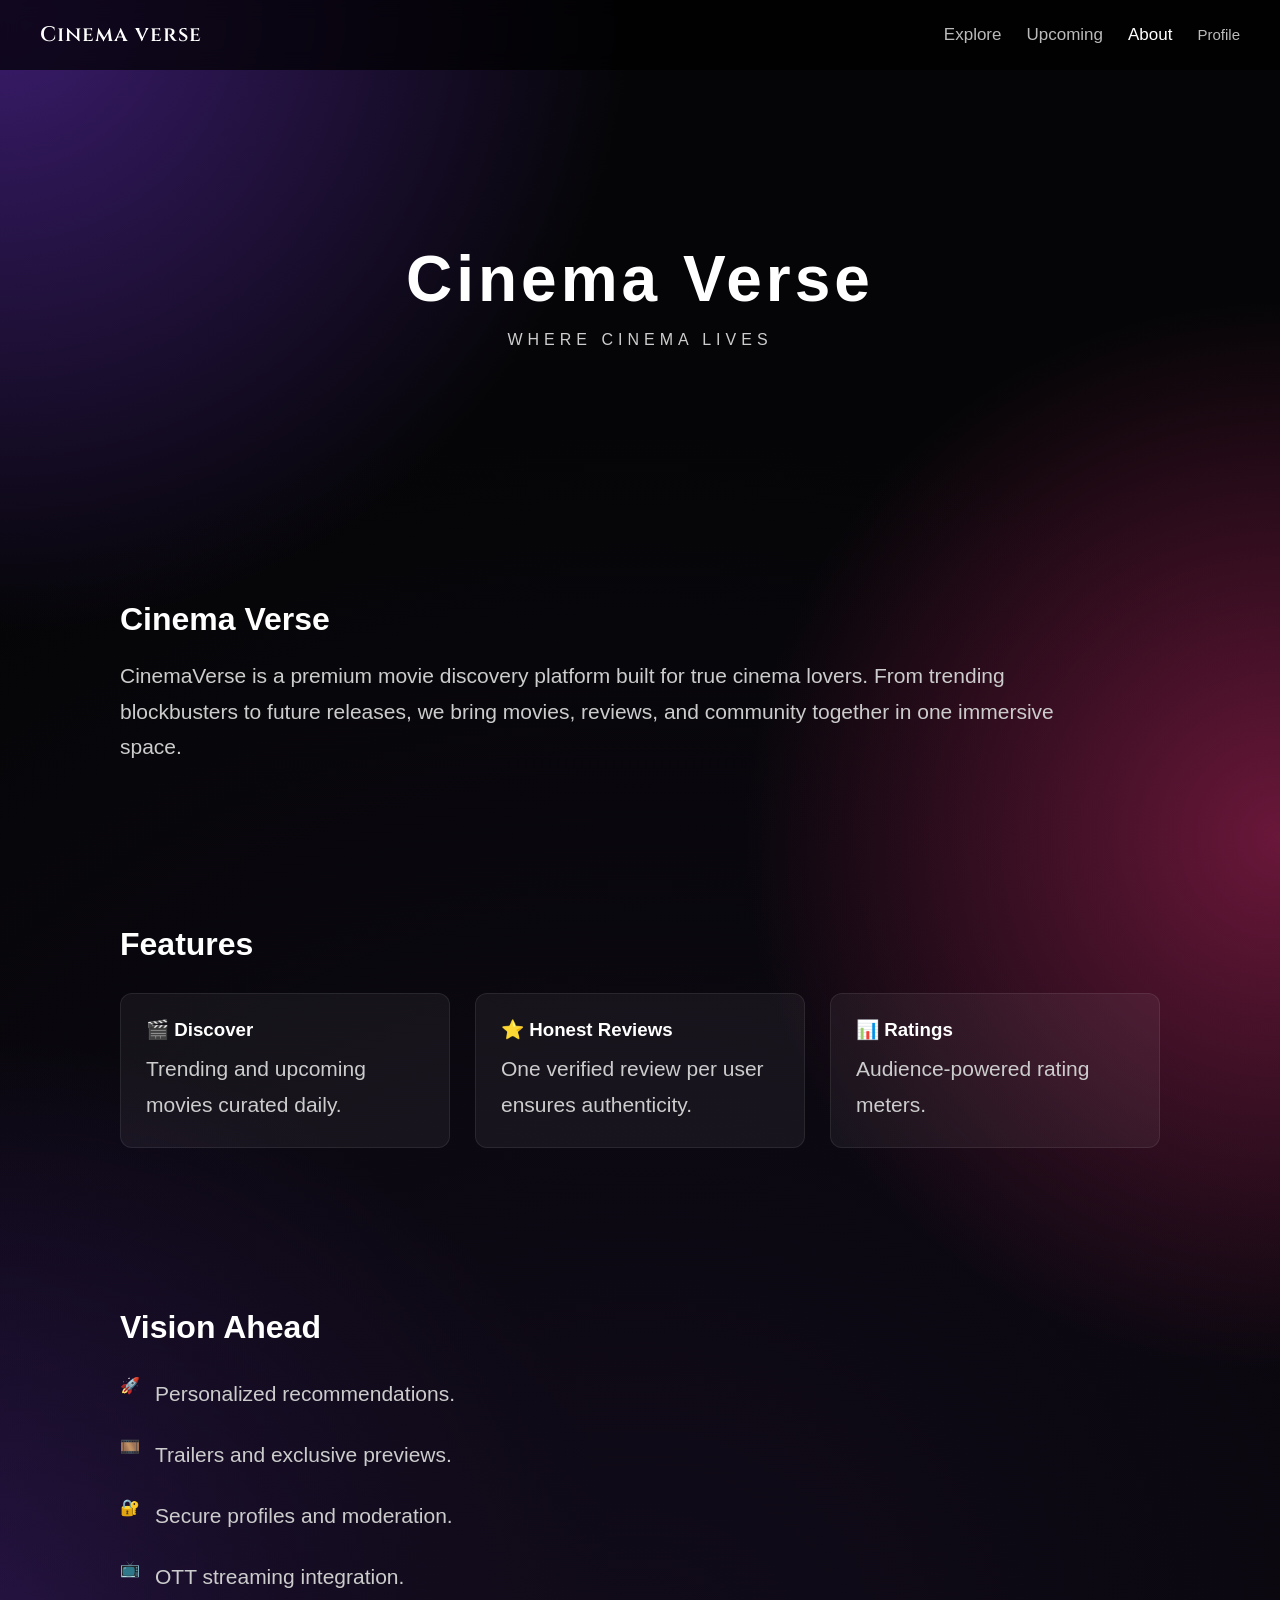
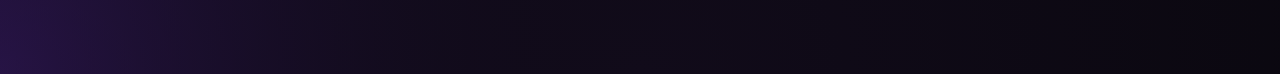
<file: about.html>
<!DOCTYPE html>
<html lang="en">
<head>
<meta charset="UTF-8" />
<meta name="viewport" content="width=device-width, initial-scale=1.0" />
<link href="https://fonts.googleapis.com/css2?family=Cinzel:wght@600;800&display=swap" rel="stylesheet">
<title>About | CinemaVerse</title>
<link rel="stylesheet" href="cst.css">

<style>

*{
  margin:0;
  padding:0;
  box-sizing:border-box;
  font-family:'Inter',sans-serif;
}


/* ================= HERO ================= */

.about-hero{
  min-height:50vh;
  display:flex;
  align-items:center;
  justify-content:center;
  position:relative;
  overflow:hidden;

}


.hero-content{
  text-align:center;
  animation:fadeIn 1s ease-in-out;
}

.hero-content h1{
  font-size:4rem;
  font-weight:900;
  letter-spacing:4px;
}

.hero-content span{
  display:block;
  margin-top:15px;
  letter-spacing:5px;
  font-size:1rem;
  opacity:.8;
}

@keyframes fadeIn{
  from{opacity:0;transform:translateY(20px)}
  to{opacity:1;transform:none}
}


.hero-title{
  font-size:4rem;
  font-weight:900;
  letter-spacing:4px;
  opacity:0;
  transform:scale(1.2);
  animation:heroZoom 1.0s ease forwards;
}

@keyframes heroZoom{
  to{
    opacity:1;
    transform:scale(1);
    filter:blur(0);
  }
}

/* ================= SECTIONS ================= */

.section{
  max-width:1100px;
  margin:auto;
  padding:80px 30px;
}

.section h2{
  font-size:2rem;
  color:var(--gold);
  margin-bottom:20px;
}

.section p{
  font-size: 21px;
  max-width:950px;
  color:#ccc;
  line-height:1.7;
}


/* ===== CINEMATIC TEXT ANIMATION ===== */

.section h2{
  opacity:0;
  transform:translateY(40px);
  transition:all 1s cubic-bezier(.17,.67,.32,1);
}

.section p{
  opacity:0;
  transform:translateY(40px);
  transition:all 1s cubic-bezier(.17,.67,.32,1);
  transition-delay:.3s;
}

/* When visible */
.section.show h2{
  opacity:1;
  transform:translateY(0);
}

.section.show p{
  opacity:1;
  transform:translateY(0);
}


/* ================= FEATURES ================= */

.features{
  display:grid;
  grid-template-columns:repeat(auto-fit,minmax(250px,1fr));
  gap: 25px;
  margin-top:30px;
}

.feature{
  padding:25px;
  border-radius:12px;
  background:rgba(255,255,255,.05);
  border:1px solid rgba(255,255,255,.08);
  transition:.5s;
  transform:translateY(30px);
  opacity:0;
}

.feature.show{
  transform:translateY(0);
  opacity:1;
}

.feature:hover{
  transform:translateY(-8px) scale(1.03);
  box-shadow:0 10px 30px rgba(250,204,21,.2);
}



.feature h3{
  margin-bottom:10px;
}

/* ================= TIMELINE ================= */

.timeline{
  display:grid;
  gap:25px;
  margin-top:30px;
}

.step{
  display:flex;
  gap:15px;
  transform:translateX(-40px);
  opacity:0;
  transition:.6s ease;
}

.step.show{
  transform:translateX(0);
  opacity:1;
}

/* ================= SCROLL REVEAL ================= */
.reveal.show{
  opacity:1;
  transform:none;
}




/* ================= RESPONSIVE ================= */


/* ===================================== */
/* 🍎 iPhone 12 Pro (390px) Responsive */
/* ===================================== */

@media screen and (max-width: 430px) {

  /* NAVBAR STACK */
  .navbar {
    flex-wrap: wrap;
    padding: 12px 14px;
    height: auto;
  }

  .left-nav {
    width: 50%;
  }

  .logo {
    font-size: 16px;
  }

  

  /* Nav links */
  .nav-links {
    width: 100%;
    font-size: 16px;
    display: flex;
    justify-content: space-between;
    margin-left: 5px;
    margin-top: 12px;
  }

  .nav-links a,
  .profile-btn {
    font-size: 13px;
  }
}


  

</style>
</head>

<body>

<!-- NAVBAR -->
<header class="navbar">
  <div class="left-nav">
    <div class="logo">Cinema verse</div>
  </div>

  <nav class="nav-links">
  <a href="explore.html">Explore</a>


    <a href="upcoming.html">Upcoming</a>
    <a href="about.html" class="active">About</a>

    <div class="profile-menu" id="profileMenu">
      <button class="profile-btn" id="profileBtn">Profile</button>
      <div class="profile-dropdown" id="profileDropdown">
        <a href="profile.html">My Profile</a>
        <a href="settings.html">Settings</a>
        <a href="index.html" class="logout">Logout</a>
      </div>
    </div>
  </nav>
</header>


<!-- HERO -->
<section class="about-hero">
  <div class="hero-content">
   <h1 class="hero-title">Cinema Verse</h1>
    <span>WHERE CINEMA LIVES</span>
  </div>
</section>



<!-- ABOUT -->
<section class="section reveal">
  <h2>Cinema Verse</h2>
  <p>
    CinemaVerse is a premium movie discovery platform built for true cinema lovers.
    From trending blockbusters to future releases, we bring movies, reviews, and
    community together in one immersive space.
  </p>
</section>

<!-- FEATURES -->
<section class="section reveal">
  <h2>Features</h2>
  <div class="features">
    <div class="feature">
      <h3>🎬 Discover</h3>
      <p>Trending and upcoming movies curated daily.</p>
    </div>
    <div class="feature">
      <h3>⭐ Honest Reviews</h3>
      <p>One verified review per user ensures authenticity.</p>
    </div>
    <div class="feature">
      <h3>📊 Ratings</h3>
      <p>Audience-powered rating meters.</p>
    </div>
  </div>
</section>

<!-- VISION -->
<section class="section reveal">
  <h2>Vision Ahead</h2>
  <div class="timeline">
    <div class="step"><span>🚀</span><p>Personalized recommendations.</p></div>
    <div class="step"><span>🎞️</span><p>Trailers and exclusive previews.</p></div>
    <div class="step"><span>🔐</span><p>Secure profiles and moderation.</p></div>
    <div class="step"><span>📺</span><p>OTT streaming integration.</p></div>
  </div>
</section>

<script src="jst.js"></script>
<script>
const observer = new IntersectionObserver(entries=>{
  entries.forEach(entry=>{
    if(entry.isIntersecting){
      entry.target.classList.add("show");
    }
  });
},{threshold:0.2});

document.querySelectorAll('.reveal, .feature, .step')
.forEach(el=>observer.observe(el));
</script>

</body>
</html>
</file>
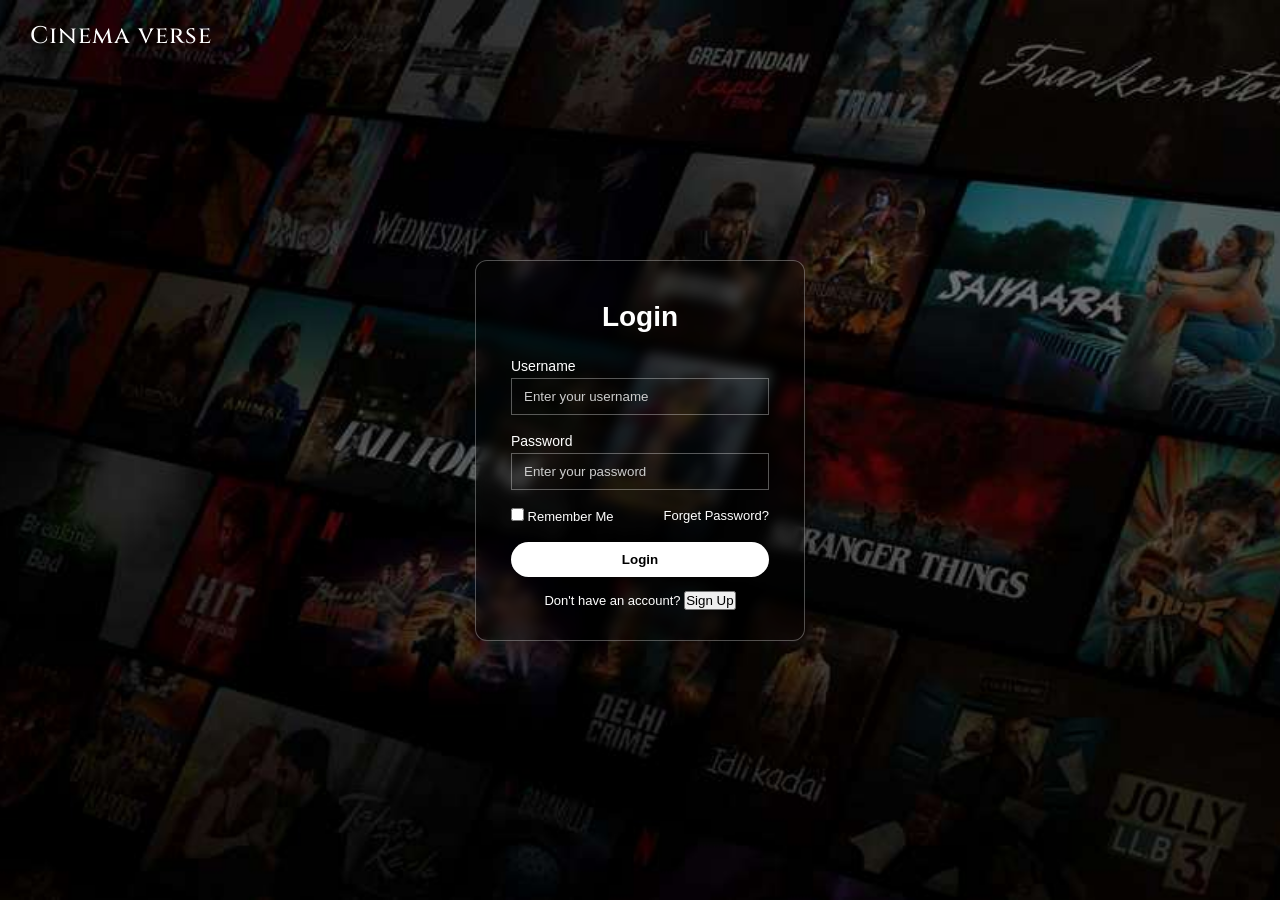
<file: login page.html>
<!DOCTYPE html>
<html lang="en">
<head>
  <meta charset="UTF-8" />
  <meta name="viewport" content="width=device-width, initial-scale=1.0">
  <link href="https://fonts.googleapis.com/css2?family=Cinzel:wght@600;800&display=swap" rel="stylesheet">

  <title>Login page</title>

  <style>
    * {
      box-sizing: border-box;
      margin: 0;
      padding: 0;
      font-family: Arial, Helvetica, sans-serif;
    }

.logo {
  position: absolute;
  top: 20px;
  left: 30px;
  font-family: 'Cinzel', serif;
  font-size: 24px;
  font-weight: 500;
  letter-spacing: 1px;
  color: white;
}


body {
  min-height: 100vh;
  display: flex;
  align-items: center;
  justify-content: center;
  background-image: url("Images/bcakground\ image.jpg");
  background-size: cover;
  background-position: center;
  background-repeat: no-repeat;
}

.login-card {
  width: 330px;
  padding: 40px 35px 30px;
  background: rgba(0, 0, 0, 0.2); /* 0 = fully transparent, 1 = solid */
  border-radius: 12px;
  backdrop-filter: blur(6px);     /* optional glass effect */
  border: 1px solid rgba(255, 255, 255, 0.3);
  color: #fff;
}


    .login-card h2 {
      text-align: center;
      margin-bottom: 25px;
      font-size: 28px;
      font-weight: 600;
    }

    .input-group {
      margin-bottom: 18px;
    }

    .input-group label {
      display: block;
      font-size: 14px;
      margin-bottom: 4px;
    }

.input-group input {
  width: 100%;
  padding: 10px 12px;
  border-radius: 0;      /* square corners */
  border: 1px solid #ffffff55;
  background: transparent;
  color: #fff;
  outline: none;
}


    .input-group input::placeholder {
      color: #cccccc;
    }

    .row {
      display: flex;
      justify-content: space-between;
      align-items: center;
      font-size: 13px;
      margin-bottom: 18px;
    }

    .row a {
      color: #ffffff;
      text-decoration: none;
    }

    .row a:hover {
      text-decoration: underline;
    }

   .btn-login {
      width: 100%;
      border: none;
      border-radius: 20px;
      padding: 10px 0;
      background: #ffffff;
      color: #000;
      font-weight: 600;
      cursor: pointer;
      margin-bottom: 14px;
    }

    .btn-login:hover {
      background: #b00f0f;
    } 

   

    .bottom-text {
      text-align: center;
      font-size: 13px;
    }

    .bottom-text a {
      color: #ffffff;
      font-weight: 600;
      text-decoration: none;
      margin-left: 4px;
    }

    .bottom-text a:hover {
      text-decoration: underline;
    }


    /* ========================= */
/* 📱 MOBILE RESPONSIVE ONLY */
/* ========================= */

@media (max-width: 480px) {

  body {
    padding: 20px;
    align-items: center;
    justify-content: center;
  }

  .login-card {
    width: 100%;
    max-width: 100%;
    padding: 25px 20px;
  }

  .login-card h2 {
    font-size: 22px;
    margin-bottom: 18px;
  }

  .site-name {
    font-size: 20px;
    left: 15px;
    top: 15px;
  }

  .input-group input {
    padding: 8px 10px;
    font-size: 14px;
  }

  .btn-login {
    padding: 9px 0;
    font-size: 14px;
  }

  .row {
    flex-direction: column;
    align-items: flex-start;
    gap: 8px;
  }

  .bottom-text {
    font-size: 12px;
  }

}
/* ========================= */
/* 📱 STRONG MOBILE FIX */
/* ========================= */

@media screen and (max-width: 600px) {

  body {
    padding: 15px;
  }

  .login-card {
    width: 90% !important;
    max-width: 320px !important;
    padding: 25px 18px !important;
  }

  .login-card h2 {
    font-size: 22px;
  }

  .site-name {
    font-size: 20px;
    left: 15px;
    top: 15px;
  }

  .row {
    flex-direction: column;
    align-items: flex-start;
    gap: 6px;
  }

}


  </style>
</head>

<body>
<div class="left-nav">
    <div class="logo">Cinema verse</div>
  </div>


  <div class="login-card">
    <!-- ONE COMMON TITLE FOR BOTH PAGES -->
    <h2 id="form-title">Login</h2>

    <!-- LOGIN FORM -->
    <form id="login-form">
      <div class="input-group">
        <label for="username">Username</label>
        <input
          id="username"
          type="text"
          placeholder="Enter your username"
          required
        />
      </div>

      <div class="input-group">
        <label for="password">Password</label>
        <input
          id="password"
          type="password"
          placeholder="Enter your password"
          required
        />
      </div>

      <div class="row">
        <label>
          <input type="checkbox" /> Remember Me
        </label>
        <a href="#">Forget Password?</a>
      </div>

      <button class="btn-login" type="submit">Login</button>

      <p class="bottom-text">
        Don't have an account?
        <button type="button" id="show-register">Sign Up</button>
      </p>
    </form>

    <!-- REGISTER FORM -->
    <form id="register-form" style="display:none;">
      <!-- REMOVE THIS LINE:
      <h2>Sign Up</h2>
      -->

      <div class="input-group">
        <label for="reg-email">Email</label>
        <input id="reg-email" type="email" placeholder="Enter your email" required />
      </div>

      <div class="input-group">
        <label for="reg-username">Username</label>
        <input id="reg-username" type="text" placeholder="Choose your username" required />
      </div>

      <div class="input-group">
        <label for="reg-password">Password</label>
        <input id="reg-password" type="password" placeholder="Enter your password" required />
      </div>

      <button class="btn-login" type="submit">Save</button>

      <p class="bottom-text">
        Already have an account?
        <button type="button" id="show-login">Back to Login</button>
      </p>
    </form>
  </div>
  
<script>
document.addEventListener("DOMContentLoaded", () => {

  const loginForm = document.getElementById("login-form");
  const registerForm = document.getElementById("register-form");
  const btnShowLogin = document.getElementById("show-login");
  const btnShowRegister = document.getElementById("show-register");
  const formTitle = document.getElementById("form-title");

  /* ================= FORM SWITCH ================= */
  btnShowRegister.onclick = () => {
    loginForm.style.display = "none";
    registerForm.style.display = "block";
    formTitle.textContent = "Sign Up";
  };

  btnShowLogin.onclick = () => {
    registerForm.style.display = "none";
    loginForm.style.display = "block";
    formTitle.textContent = "Login";
  };

  /* ================= SIGN UP ================= */
  registerForm.addEventListener("submit", (e) => {
    e.preventDefault();

    const email = document.getElementById("reg-email").value.trim();
    const username = document.getElementById("reg-username").value.trim();
    const password = document.getElementById("reg-password").value.trim();

    let users = JSON.parse(localStorage.getItem("users")) || [];

    const userExists = users.some(
      user => user.username === username || user.email === email
    );

    if (userExists) {
      alert("❌ User already exists!");
      return;
    }

    users.push({ email, username, password });
    localStorage.setItem("users", JSON.stringify(users));

    registerForm.reset();
    btnShowLogin.click();
  });

  /* ================= LOGIN ================= */
  loginForm.addEventListener("submit", (e) => {
    e.preventDefault();

    const usernameInput = document.getElementById("username").value.trim();
    const passwordInput = document.getElementById("password").value.trim();

    /* ========== ADMIN LOGIN ========== */
    if (
      usernameInput === "dabhinav1818@gmail.com" &&
      passwordInput === "Password@358"
    ) {
      localStorage.setItem("isAdmin", "true");
      localStorage.setItem(
        "loggedInUser",
        JSON.stringify({
          email: "dabhinav1818@gmail.com",
          username: "Admin",
          role: "admin"
        })
      );

      window.location.href = "explore.html";
      return;
    }

    /* ========== USER LOGIN ========== */
    const users = JSON.parse(localStorage.getItem("users")) || [];

    const validUser = users.find(
      user =>
        (user.username === usernameInput || user.email === usernameInput) &&
        user.password === passwordInput
    );

    if (validUser) {
      localStorage.setItem("isAdmin", "false");
      localStorage.setItem("loggedInUser", JSON.stringify(validUser));

      window.location.href = "explore.html";
    } else {
      alert("❌ Invalid email/username or password");
    }
  });

});
</script>

</body>
  

</html>
</file>
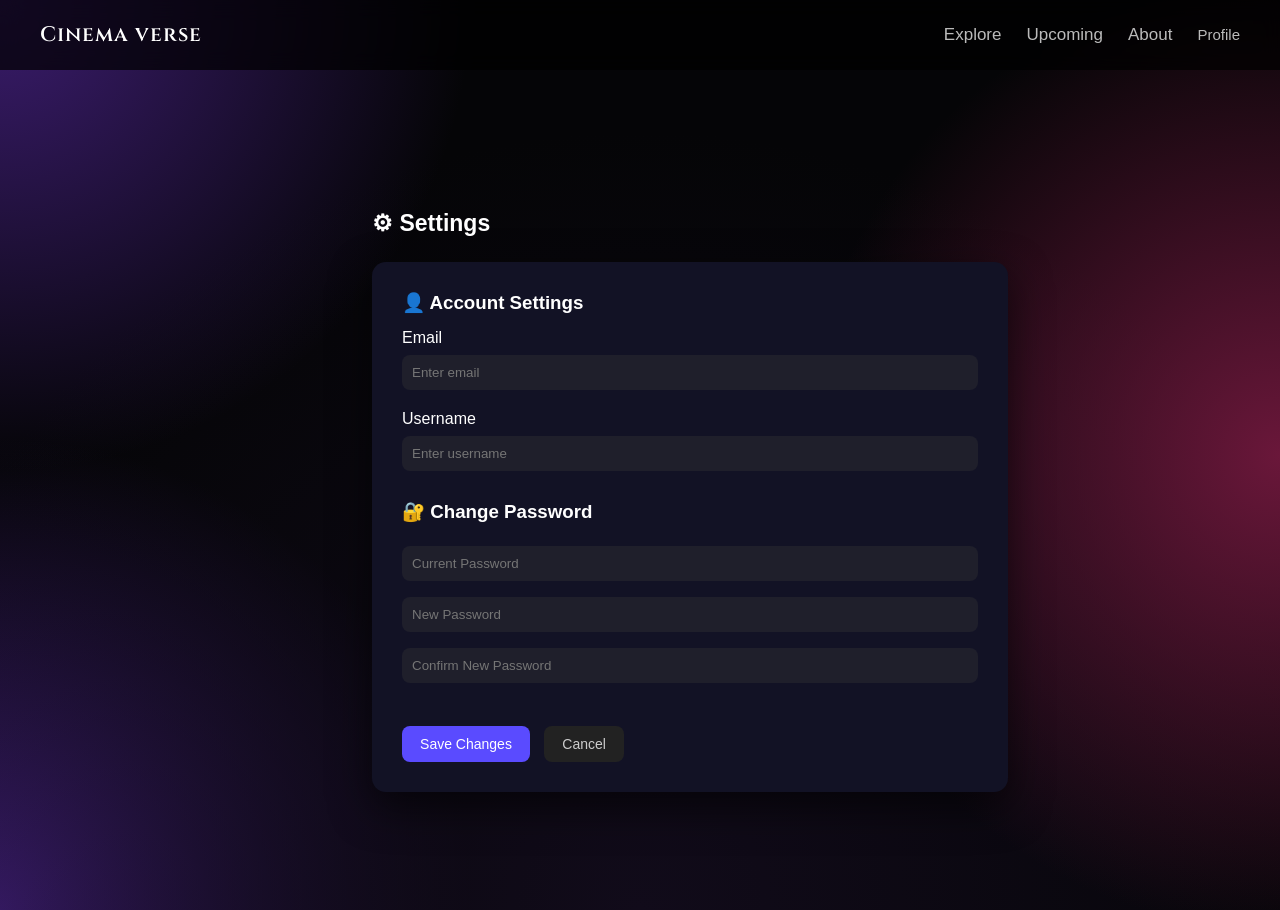
<file: settings.html>
<!DOCTYPE html>
<html lang="en">
<head>
  <meta charset="UTF-8">
  <title>Settings | Settings</title>
  <meta name="viewport" content="width=device-width, initial-scale=1.0">
  <link href="https://fonts.googleapis.com/css2?family=Cinzel:wght@600;800&display=swap" rel="stylesheet">
  <link rel="stylesheet" href="cst.css" />
  <style>
    main{
  min-height: calc(100vh - 70px); /* full screen minus navbar */
  display: flex;
  justify-content: center;
  align-items: center;            /* ⭐ vertical center */
  padding: 20px;
}




/* ===================================== */
/* 🍎 iPhone 12 Pro (390px) Responsive */
/* ===================================== */

@media screen and (max-width: 430px) {

  /* NAVBAR STACK */
  .navbar {
    flex-wrap: wrap;
    padding: 12px 14px;
    height: auto;
  }

  .left-nav {
    width: 50%;
  }

  .logo {
    font-size: 16px;
  }

  

  /* Nav links */
  .nav-links {
    width: 100%;
    font-size: 16px;
    display: flex;
    justify-content: space-between;
    margin-left: 5px;
    margin-top: 12px;
  }

  .nav-links a,
  .profile-btn {
    font-size: 13px;
  }
}


  </style>
</head>

<body>

<!-- NAVBAR -->
<header class="navbar">
  <div class="left-nav">
    <div class="logo">Cinema verse</div>
  </div>

 

  <nav class="nav-links">
    <a href="explore.html">Explore</a>
    <a href="upcoming.html">Upcoming</a>
    <a href="about.html">About</a>

    <div class="profile-menu" id="profileMenu">
      <button class="profile-btn" id="profileBtn">Profile</button>
      <div class="profile-dropdown" id="profileDropdown">
        <a href="profile.html">My Profile</a>
        <a href="settings.html">Settings</a>
        <a href="index.html" class="logout">Logout</a>
      </div>
    </div>
  </nav>
</header>


<!-- MAIN -->
<main>
  <section class="section">

    <h2>⚙ Settings</h2>

    <div style="
      max-width: 900px;
      background: #121225;
      padding: 30px;
      border-radius: 14px;
      box-shadow: 0 15px 40px rgba(0,0,0,0.6);
    ">

      <!-- ACCOUNT SETTINGS -->
      <h3 style="margin-bottom: 15px;">👤 Account Settings</h3>

      <label>Email</label>
      <input
        type="email"
        id="emailInput"
        placeholder="Enter email"
        style="width:100%; margin:8px 0 20px; padding:10px;
        border-radius:8px; border:none; background:#1f1f2b; color:#fff;"
      >

      <label>Username</label>
      <input
        type="text"
        id="usernameInput"
        placeholder="Enter username"
        style="width:100%; margin:8px 0 30px; padding:10px;
        border-radius:8px; border:none; background:#1f1f2b; color:#fff;"
      >

      <!-- PASSWORD -->
      <h3 style="margin-bottom: 15px;">🔐 Change Password</h3>

      <input type="password" placeholder="Current Password"
        style="width:100%; margin:8px 0; padding:10px;
        border-radius:8px; border:none; background:#1f1f2b; color:#fff;">

      <input type="password" placeholder="New Password"
        style="width:100%; margin:8px 0; padding:10px;
        border-radius:8px; border:none; background:#1f1f2b; color:#fff;">

      <input type="password" placeholder="Confirm New Password"
        style="width:100%; margin:8px 0 25px; padding:10px;
        border-radius:8px; border:none; background:#1f1f2b; color:#fff;">

      

      <br><br>

      <!-- BUTTONS -->
      <button id="saveProfileBtn"
        style="
          padding: 10px 18px;
          border-radius: 8px;
          border: none;
          cursor: pointer;
          background: #5a4bff;
          color: #fff;
          font-size: 14px;
          margin-right: 10px;
        ">
        Save Changes
      </button>

      <button
        style="
          padding: 10px 18px;
          border-radius: 8px;
          border: none;
          cursor: pointer;
          background: #222;
          color: #ccc;
          font-size: 14px;
        "
        onclick="window.location.href='profile.html'">
        Cancel
      </button>

    </div>

  </section>
</main>

<!-- SETTINGS SCRIPT -->
<script>
document.addEventListener("DOMContentLoaded", () => {

  /* LOAD EXISTING DATA */
  const emailInput = document.getElementById("emailInput");
  const usernameInput = document.getElementById("usernameInput");

  if (emailInput) {
    emailInput.value = localStorage.getItem("profileEmail") || "";
  }

  if (usernameInput) {
    usernameInput.value = localStorage.getItem("profileUsername") || "";
  }

  /* SAVE CHANGES */
  const saveProfileBtn = document.getElementById("saveProfileBtn");

  if (saveProfileBtn) {
    saveProfileBtn.addEventListener("click", () => {
      const email = emailInput?.value.trim() || "";
      const username = usernameInput?.value.trim() || "";

      if (!email || !username) {
        alert("❌ Please fill all fields");
        return;
      }

      localStorage.setItem("profileEmail", email);
      localStorage.setItem("profileUsername", username);

      alert("✅ Profile Updated Successfully!");
      window.location.href = "profile.html";
    });
  }

  /* LOGOUT */
  const logoutBtn = document.getElementById("logoutBtn");

  if (logoutBtn) {
    logoutBtn.onclick = () => {
      localStorage.clear();
      window.location.href = "abhi.html";
    };
  }

});
</script>

<script src="jst.js"></script>

</body>
</html>
</file>
<file: cst.css>
/* ===============================
   GLOBAL RESET
================================ */
* {
  margin: 0;
  padding: 0;
  box-sizing: border-box;
  font-family: Arial, Helvetica, sans-serif;
}

/* ===============================
   BODY
================================ */
body{
 background:
    radial-gradient(circle at top left, #3B1C6E 0%, transparent 30%),
    radial-gradient(circle at center right, #6A173A 0%, transparent 35%),
    radial-gradient(circle at bottom, #110b1a 0%, transparent 70%),
     radial-gradient(circle at bottom left, #3B1C6E 0%, transparent 30%),
    #050507;


  color:#fff;
  padding-top:70px;
  font-family:Inter,Arial;
}


/* ===============================
   NAVBAR (FIXED + TRANSPARENT)
================================ */
.navbar {
  position: fixed;
  top: 0;
  left: 0;
  width: 100%;
  height: 70px;
  z-index: 1000;

  padding: 0 40px;
  display: flex;
  align-items: center;
  justify-content: space-between;

  backdrop-filter: blur(10px);
  -webkit-backdrop-filter: blur(10px);
  
  background: rgba(0, 0, 0, 0.7);
  transition: background 0.3s ease;
}


/* ===============================
   LEFT NAV
================================ */
.left-nav {
  display: flex;
  align-items: center;
  gap: 20px;
}

.logo {
  font-family: 'Cinzel', serif;
  font-size: 21px;
  font-weight: 600;
  letter-spacing: 1px;
  color: white;
}

/* SEARCH BOX */
#searchBox {
  margin-left:auto;
  width: 150px;
  padding: 8px 14px;
  border-radius: 20px;
  outline: none;
  background: #1f1f2b;
  color: hwb(0 100% 0%);
  font-size: 14px;
}

#searchBox::placeholder {
  color: #888;
}

#searchBox:focus {
  background: #2a2a3d;
}

/* ===============================
   NAV LINKS
================================ */
.nav-links {
  display: flex;
  align-items: center;
}

.nav-links a,
.nav-links span {
  margin-left: 25px;
  text-decoration: none;
  color: #bbb;
  font-size: 17px;
  cursor: pointer;
}

.nav-links a:hover {
  color: #fff;
}

.nav-links .active {
  color: #fff;
  cursor: default;
}

/* ===============================
   PROFILE DROPDOWN
================================ */
.profile-menu {
  position: relative;
  margin-left: 25px;
}

/* Profile button */
.profile-btn {
  background: none;
  border: none;
  color: #bbb;
  font-size: 15px;
  cursor: pointer;
}

.profile-btn:hover {
  color: #fff;
}

/* Dropdown box */
.profile-dropdown {
  position: absolute;
  top: 45px;
  right: 0;
  width: 160px;

  background: rgba(31, 31, 43, 0.95);
  backdrop-filter: blur(10px);
  border-radius: 8px;

  display: none;
  flex-direction: column;

  box-shadow: 0 12px 30px rgba(0, 0, 0, 0.6);
  z-index: 2000;
}

/* Show dropdown */
.profile-menu.active .profile-dropdown {
  display: flex;
}

/* Dropdown links */
.profile-dropdown a {
  padding: 12px 15px;
  color: #fff;
  text-decoration: none;
  font-size: 14px;
}

.profile-dropdown a:hover {
  background: #2a2a3d;
}

/* Logout color */
.profile-dropdown .logout {
  color: #ff6b6b;
}

/* ===============================
   MAIN CONTENT
================================ */
main {
  margin-top: 10px;     /* space for fixed navbar */
  max-width: 1400px;
  margin-left: 100px;
  margin-right: auto;
}

/* ===============================
   SECTION
================================ */
.section {
  margin-top: 10px;
  padding: 30px 20px;
}

.section h2 {
  margin-top: 1px;
  font-size: 23px;
  margin-bottom: 25px;
}

/* ===============================
   POSTER GRID
================================ */
.card-row {
  display: grid;
  grid-template-columns: repeat(5, 180px);
  column-gap: 15px;
  row-gap: 20px; /* 👈 vertical gap */
  justify-content: start;
}


/* CARD */
.card {
  cursor: pointer;
  text-align: center;
}
.card img {
  width: 95%;
  height: 260px;            /* matches screenshot */
  object-fit: cover;
  border-radius: 5px;
  box-shadow: 0 12px 30px rgba(0,0,0,0.65);
  transition: transform 0.35s ease;
}

.card:hover img {
  transform: scale(1.03);
}

.card p {
  margin-top: 10px;
  font-size: 14px;
  font-weight: 600;
}

.card span {
  font-size: 12px;
  color: #aaa;
}

/* RESPONSIVE */
@media (max-width: 900px) {
  main {
    max-width: 100%;
  }
}


/* ================================
   MOBILE & TABLET RESPONSIVE
================================ */

/* TABLET (max-width: 1024px) */
@media (max-width: 1024px) {

  .navbar {
    padding: 0 20px;
  }

  
  .left-nav {
    width: 60%;
    justify-content: space-between;
  }
  .logo {
    font-size: 18px;
  }
  main {
    margin-left: 20px;
    margin-right: 20px;
  }

  .card-row {
    grid-template-columns: repeat(4, 1fr);
    gap: 20px;
  }
}

/* MOBILE (max-width: 768px) */
@media (max-width: 768px) {

  /* NAVBAR STACK */
  .navbar {
    height: auto;
    flex-wrap: wrap;
    padding: 12px 16px;
  }

  .left-nav {
    width: 40%;
    justify-content: space-between;
  }
  .logo {
    font-size: 14px;
  }

  /* SEARCH BOX */
  #searchBox {
    width: 100%;
    margin: 10px 0;
  }

  /* NAV LINKS */
  .nav-links {
    width: 100%;
    display: flex;
    justify-content: space-around;
    margin-top: 10px;
  }

  .navbar nav a {
    margin-left: 0;
    font-size: 14px;
  }

  /* POSTERS */
  .card-row {
    grid-template-columns: repeat(2, 1fr);
    gap: 16px;
  }

  .card img {
    width: 120px;
    height: 180px;
  }

  h2 {
    font-size: 18px;
    text-align: center;
  }
}

/* SMALL MOBILE (max-width: 480px) */
@media (max-width: 480px) {

  .navbar {
    padding: 10px;
  }

  .logo {
    font-size: 16px;
  }

  #searchBox {
    font-size: 12px;
    padding: 7px 10px;
  }

  .nav-links {
    font-size: 13px;
  }

  .card-row {
    grid-template-columns: 1fr;
  }

  .card img {
    width: 90px;
    height: 140px;
  }
}
/* DESKTOP – 5 POSTERS (DEFAULT) */
.card-row {
  grid-template-columns: repeat(5, 180px);
}

/* TABLET – 3 POSTERS */
@media (max-width: 1024px) {
  .card-row {
    grid-template-columns: repeat(4, 1fr);
  }
}

/* MOBILE – 2 POSTERS */
@media (max-width: 600px) {
  .card-row {
    grid-template-columns: repeat(2, 1fr);
  }

  .navbar {
    padding: 0 15px;
  }

  #searchBox {
    width: 140px;
  }
}
</file>
